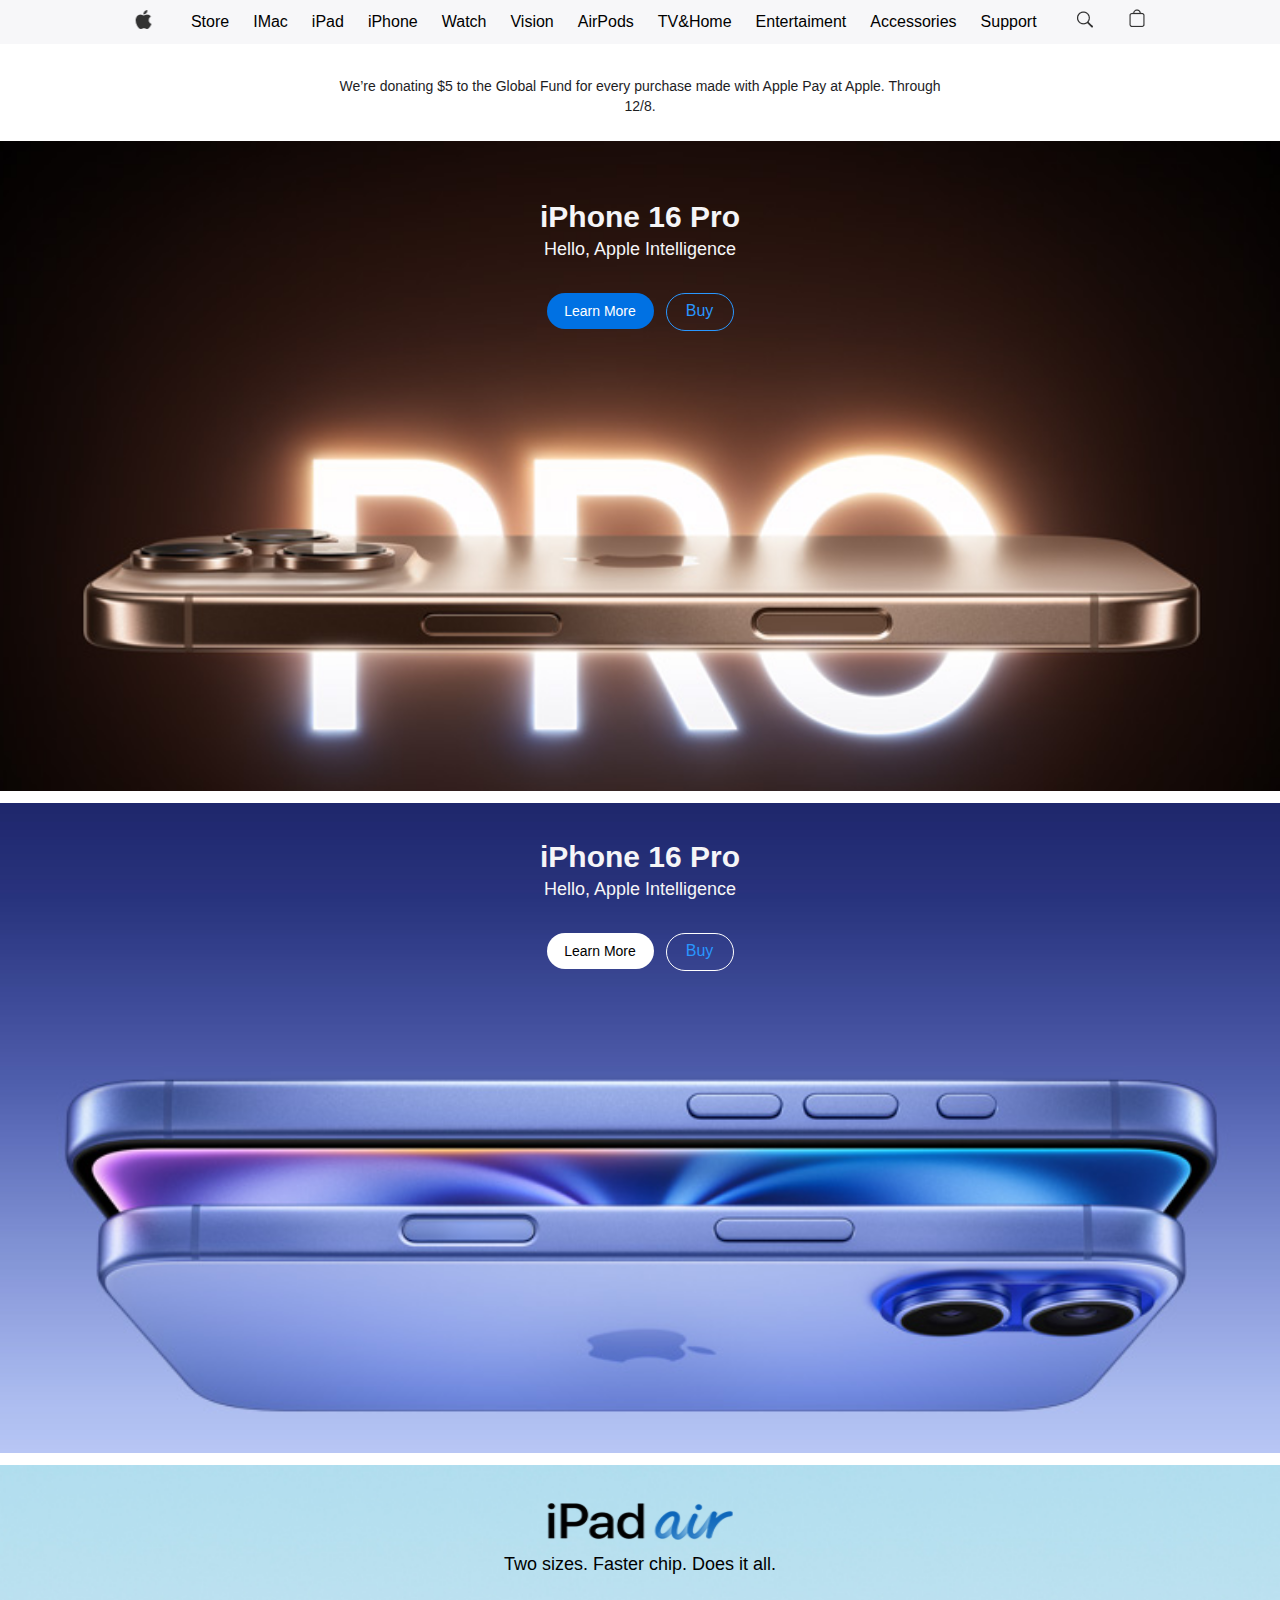
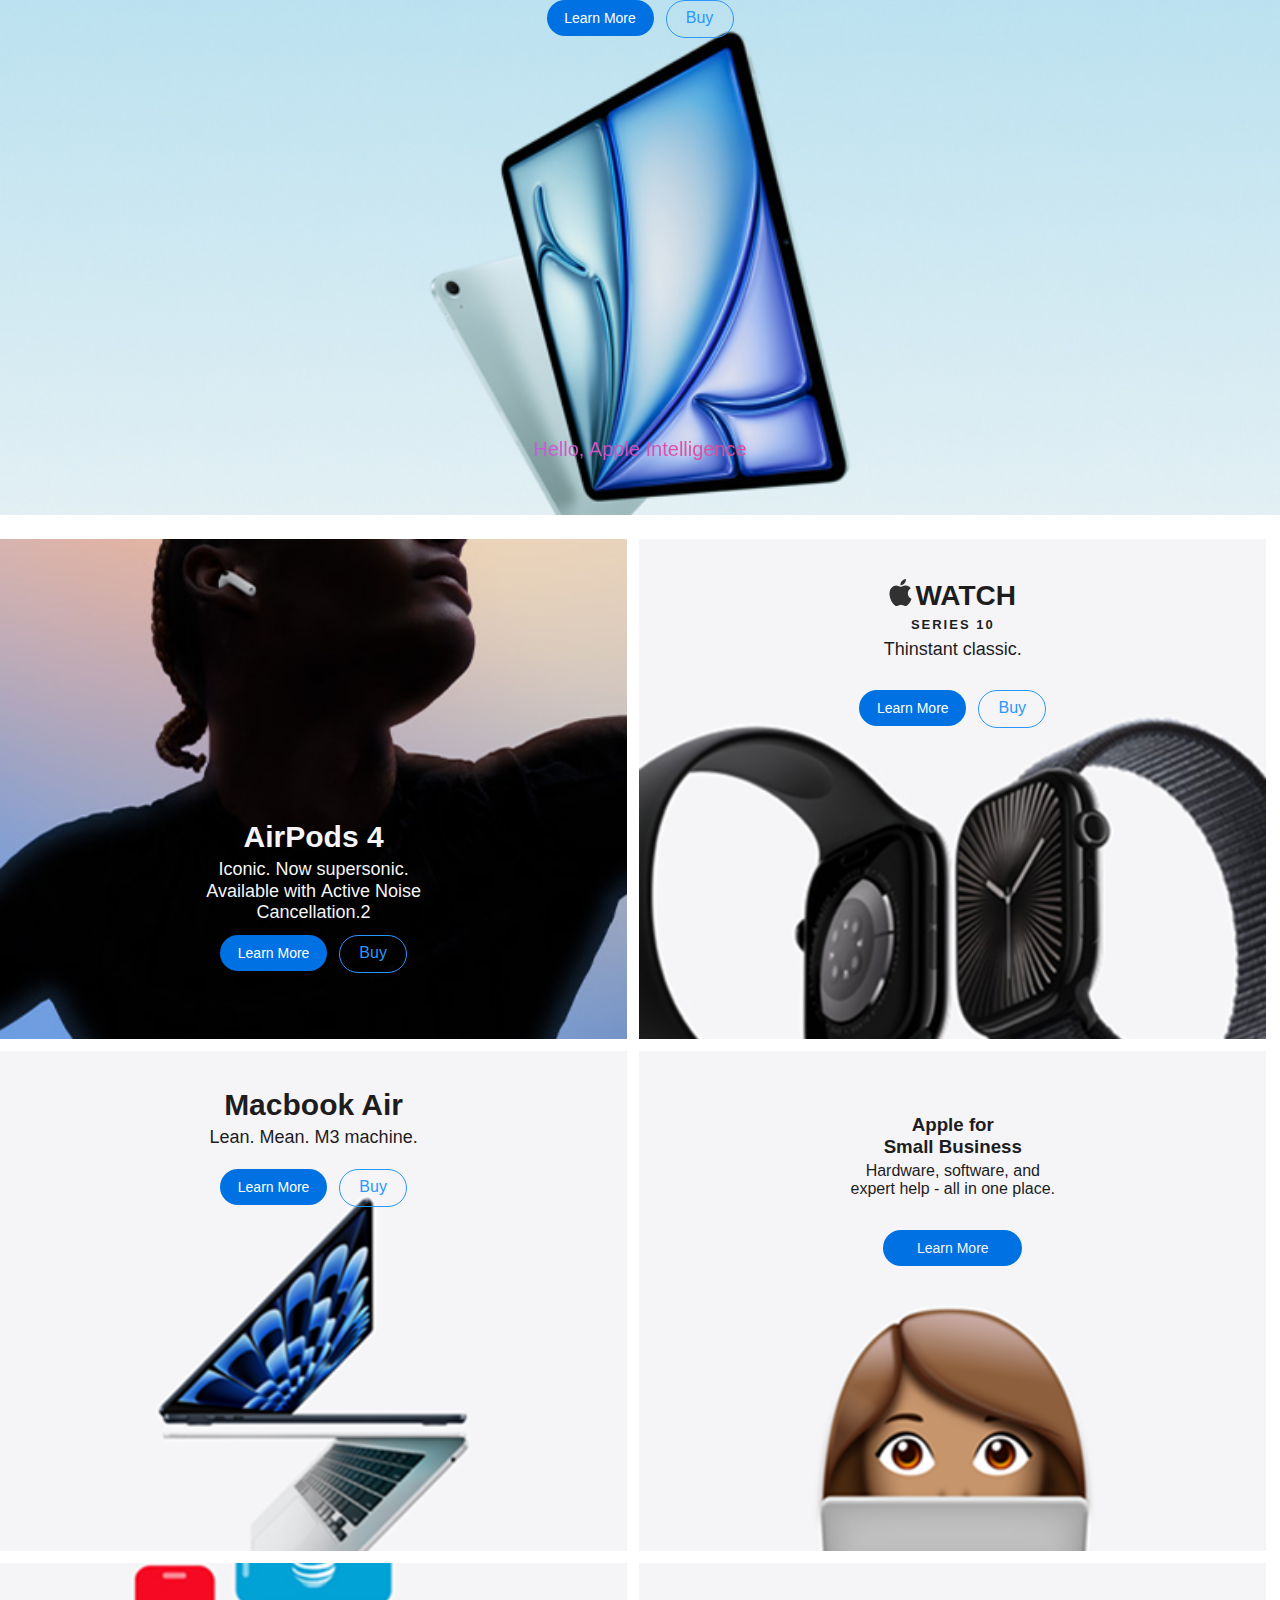
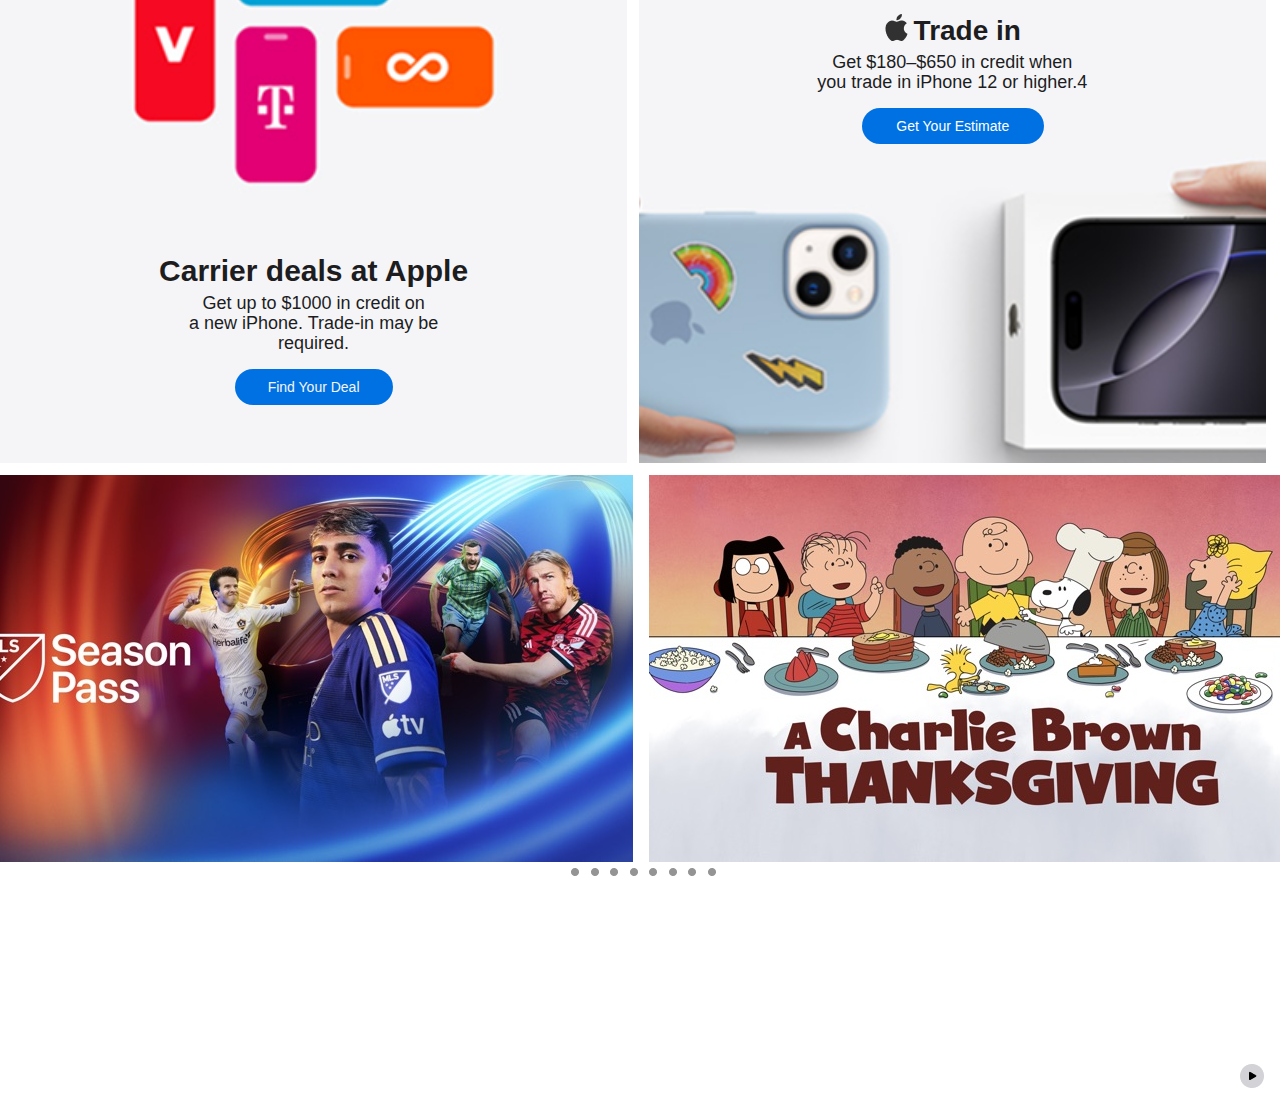
<file: index.html>
<!DOCTYPE html>
<html lang="en">
  <head>
    <link rel="stylesheet" href="./apple.css" />
    <meta charset="UTF-8" />
    <meta name="viewport" content="width=device-width, initial-scale=1.0" />
    <title>Apple web application</title>
  </head>
  <body>
    <header class="header">
      <div class="header__logo">
        <a href="/">
          <img class="header__items" src="./images/Item → Link - Apple.png" />
        </a>
      </div>
      <nav class="header__navigation">
        <img
          class="header__items"
          src="./images/Item → Button - Search apple.com.png"
        />
        <img class="header__items" src="./images/Button - Shopping Bag.png" />
        <img class="header__items" src="./images/Button - Menu.png" />
      </nav>
    </header>

    <header class="web__header">
      <div class="header__logo">
        <a href="/">
          <img class="header__items" src="./images/Item → Link - Apple.png" />
        </a>
      </div>
      <span class="web__header__text">Store</span>
      <span class="web__header__text">IMac</span>
      <span class="web__header__text">iPad</span>
      <span class="web__header__text">iPhone</span>
      <span class="web__header__text">Watch</span>
      <span class="web__header__text">Vision</span>
      <span class="web__header__text">AirPods</span>
      <span class="web__header__text">TV&Home</span>
      <span class="web__header__text">Entertaiment</span>
      <span class="web__header__text">Accessories</span>
      <span class="web__header__text">Support</span>
      <nav class="header__navigation">
        <img
          class="header__items"
          src="./images/Item → Button - Search apple.com.png"
        />
        <img class="header__items" src="./images/Button - Shopping Bag.png" />
      </nav>
    </header>

    <section class="hero background">
      <div class="hero__frame">
        <span
          >We’re donating $5 to the Global Fund for every purchase made with
          Apple Pay at Apple. Through <br />
          12/8.
        </span>
      </div>
    </section>
    <section class="iphone16pro background">
      <div class="iphone-card">
        <div class="iphone-card__top">
          <h2 class="top__text-1">iPhone 16 Pro</h2>
          <p class="top__text-2">Hello, Apple Intelligence</p>
        </div>
        <div class="iphone-card__bottom">
          <div class="iphone-card__bottom--bigbutton">
            <span class="button__text">Learn More</span>
          </div>
          <div class="iphone-card__bottom--smallbutton">
            <span class="button__text__blue">Buy</span>
          </div>
        </div>
      </div>
    </section>
    <section class="iphone16 background">
      <div class="iphone16-card">
        <div class="iphone-card__top">
          <h2 class="top__text-1">iPhone 16 Pro</h2>
          <p class="top__text-2">Hello, Apple Intelligence</p>
        </div>
        <div class="iphone16-card__bottom">
          <div class="iphone16-card__bottom--bigbutton">
            <span class="button__text">Learn More</span>
          </div>
          <div class="iphone16-card__bottom--smallbutton">
            <span class="button__text__blue">Buy</span>
          </div>
        </div>
      </div>
    </section>
    <section class="ipad background">
      <div class="ipad-card">
        <div class="ipad-card__top">
          <!-- <img class="ipad-card__top__image" /> -->
          <img
            src="./images/Heading 2.png"
            alt=""
            height="39px"
            width="430px"
          />
          <span class="ipad-card__top__text"
            >Two sizes. Faster chip. Does it all.</span
          >
        </div>
        <div class="ipad-card__bottom">
          <div class="iphone-card__bottom--bigbutton">
            <span class="button__text">Learn More</span>
          </div>
          <div class="iphone-card__bottom--smallbutton">
            <span class="button__text__blue">Buy</span>
          </div>
        </div>
      </div>
      <div class="ipad-card__bottom-text">
        <h4 class="ipad__colortext">Hello, Apple Intelligence</h4>
      </div>
    </section>

    <div class="tablet-mode background">
      <section class="airpods4 tablet background">
        <div class="airpods4__card">
          <div class="iphone-card__top">
            <h2 class="top__text-1">AirPods 4</h2>
            <p class="top__text-2">
              Iconic. Now supersonic.<br />
              Available with Active Noise <br />Cancellation.2
            </p>
          </div>
          <div class="iphone-card__bottom">
            <div class="iphone-card__bottom--bigbutton">
              <span class="button__text">Learn More</span>
            </div>
            <div class="iphone-card__bottom--smallbutton">
              <span class="button__text__blue">Buy</span>
            </div>
          </div>
        </div>
      </section>

      <section class="iwatch tablet background">
        <div class="iwatch__card">
          <div class="iwatch__card__top">
            <div class="iwatch__card__top__watchandseries">
              <div class="iwatch__card__top__watchandseries__watch">
                <div class="apple-vector">
                  <img src="./images/Vector.png" />
                </div>
                <h3 class="iwatch__bigtext">WATCH</h3>
              </div>
              <h4 class="iwatch__mediumtext">SERIES 10</h4>
            </div>
            <p class="iwatch__smalltext">Thinstant classic.</p>
          </div>

          <div class="iphone-card__bottom">
            <div class="iphone-card__bottom--bigbutton">
              <span class="button__text">Learn More</span>
            </div>
            <div class="iphone-card__bottom--smallbutton">
              <span class="button__text__blue">Buy</span>
            </div>
          </div>
        </div>
      </section>

      <section class="macbook-air tablet background">
        <div class="macbook-air__card">
          <div class="macbook-air__card__top">
            <h2 class="top__text-1">Macbook Air</h2>
            <p class="top__text-2">Lean. Mean. M3 machine.</p>
          </div>
          <div class="macbook-air__card__bottom">
            <div class="iphone-card__bottom--bigbutton">
              <span class="button__text">Learn More</span>
            </div>
            <div class="iphone-card__bottom--smallbutton">
              <span class="button__text__blue">Buy</span>
            </div>
          </div>
        </div>
      </section>

      <section class="small-business tablet background">
        <div class="small-business__card">
          <div class="small-business__card__top">
            <h3 class="small-business--bigtext">
              Apple for <br />
              Small Business
            </h3>
            <p class="small-business-smalltext">
              Hardware, software, and <br />
              expert help - all in one place.
            </p>
          </div>
          <div class="small-business__card__bottom">
            <div class="small-business__card__bottom--button">
              <span class="small-business__button__text">Learn More</span>
            </div>
          </div>
        </div>
      </section>

      <section class="carrier tablet background">
        <div class="carrier__card">
          <div class="carrier__card__top">
            <h3 class="carrier__bigtext">Carrier deals at Apple</h3>
            <p class="carrier__smalltext">
              Get up to $1000 in credit on <br />
              a new iPhone. Trade-in may be <br />
              required.
            </p>
          </div>
          <div class="carrier__card__bottom">
            <div class="carrier__card__bottom--button">
              <span class="carrier__button__text">Find Your Deal</span>
            </div>
          </div>
        </div>
      </section>

      <section class="trade-in tablet background">
        <div class="trade-in__card">
          <div class="trade-in__card__top">
            <div class="trade-in__card__top__1">
              <div class="apple-vector">
                <img src="./images/Vector.png" />
              </div>
              <h3 class="trade-in__bigtext">Trade in</h3>
            </div>
            <p class="trade-in__smalltext">
              Get $180–$650 in credit when <br />
              you trade in iPhone 12 or higher.4
            </p>
          </div>
          <div class="trade-in__card__bottom">
            <div class="trade-in__card__bottom--button">
              <span class="button__text">Get Your Estimate</span>
            </div>
          </div>
        </div>
      </section>
    </div>
    <section class="animation background">
      <div class="movie__container">
        <img src="./images/Link (1).png" alt="" />
        <img src="./images/Link (2).png" alt="" />
        <img src="./images/Link (3).png" alt="" />
        <img src="./images/Link (4).png" alt="" />
        <img src="./images/Link (5).png" alt="" />
        <img src="./images/Link (6).png" alt="" />
        <img src="./images/Link (7).png" alt="" />
        <img src="./images/Link (8).png" alt="" />
      </div>

      <div class="movie__container__tablet">
        <img src="./images/tablet__animation__1.jpeg" alt="" />
        <img src="./images/tablet__animation__2.png" alt=" " />
        <img src="./images/tablet__animation__3.jpeg" alt="" />
        <img src="./images/tablet__animation__4.jpeg" alt="" />
        <img src="./images/tablet__animation__5.jpeg" alt="" />
        <img src="./images/tablet__animation__6.jpeg" alt="" />
        <img src="./images/tablet__animation__7.jpeg" alt="" />
        <img src="./images/tablet__animation__8.jpeg" alt="" />
      </div>

      <div class="dot-scroll__container">
        <img class="dot-scroll" src="./images/Tab - item 2 - silo.png" alt="" />
        <img class="dot-scroll" src="./images/Tab - item 2 - silo.png" alt="" />
        <img class="dot-scroll" src="./images/Tab - item 2 - silo.png" alt="" />
        <img class="dot-scroll" src="./images/Tab - item 2 - silo.png" alt="" />
        <img class="dot-scroll" src="./images/Tab - item 2 - silo.png" alt="" />
        <img class="dot-scroll" src="./images/Tab - item 2 - silo.png" alt="" />
        <img class="dot-scroll" src="./images/Tab - item 2 - silo.png" alt="" />
        <img class="dot-scroll" src="./images/Tab - item 2 - silo.png" alt="" />
      </div>
    </section>

    <section class="footer">
      <div class="slider-container">
        <div class="slider">
          <div class="slider-item">
            <img
              class="slider-item__image"
              src="./images/slider-item1.png"
              alt=""
            />
            <h5 class="slider-item__text">La Official</h5>
          </div>
          <div class="slider-item">
            <img
              class="slider-item__image"
              src="./images/slider-item2.png"
              alt=""
            />
            <h5 class="slider-item__text">Travel-Friendly Workouts</h5>
          </div>
          <div class="slider-item">
            <img
              class="slider-item__image"
              src="./images/slider-item1.png"
              alt=""
            />
            <h5 class="slider-item__text">La Official</h5>
          </div>
          <div class="slider-item">
            <img
              class="slider-item__image"
              src="./images/slider-item2.png"
              alt=""
            />
            <h5 class="slider-item__text">Travel-Friendly Workouts</h5>
          </div>
          <div class="slider-item">
            <img
              class="slider-item__image"
              src="./images/slider-item1.png"
              alt=""
            />
            <h5 class="slider-item__text">La Official</h5>
          </div>
          <div class="slider-item">
            <img
              class="slider-item__image"
              src="./images/slider-item2.png"
              alt=""
            />
            <h5 class="slider-item__text">Travel-Friendly Workouts</h5>
          </div>
          <div class="slider-item">
            <img
              class="slider-item__image"
              src="./images/slider-item1.png"
              alt=""
            />
            <h5 class="slider-item__text">La Official</h5>
          </div>
          <div class="slider-item">
            <img
              class="slider-item__image"
              src="./images/slider-item2.png"
              alt=""
            />
            <h5 class="slider-item__text">Travel-Friendly Workouts</h5>
          </div>
        </div>
      </div>
      <div class="footer__bottom">
        <div class="footer__button">
          <img src="./images/footer button.png" alt="" />
        </div>
      </div>
    </section>
  </body>
</html>
</file>
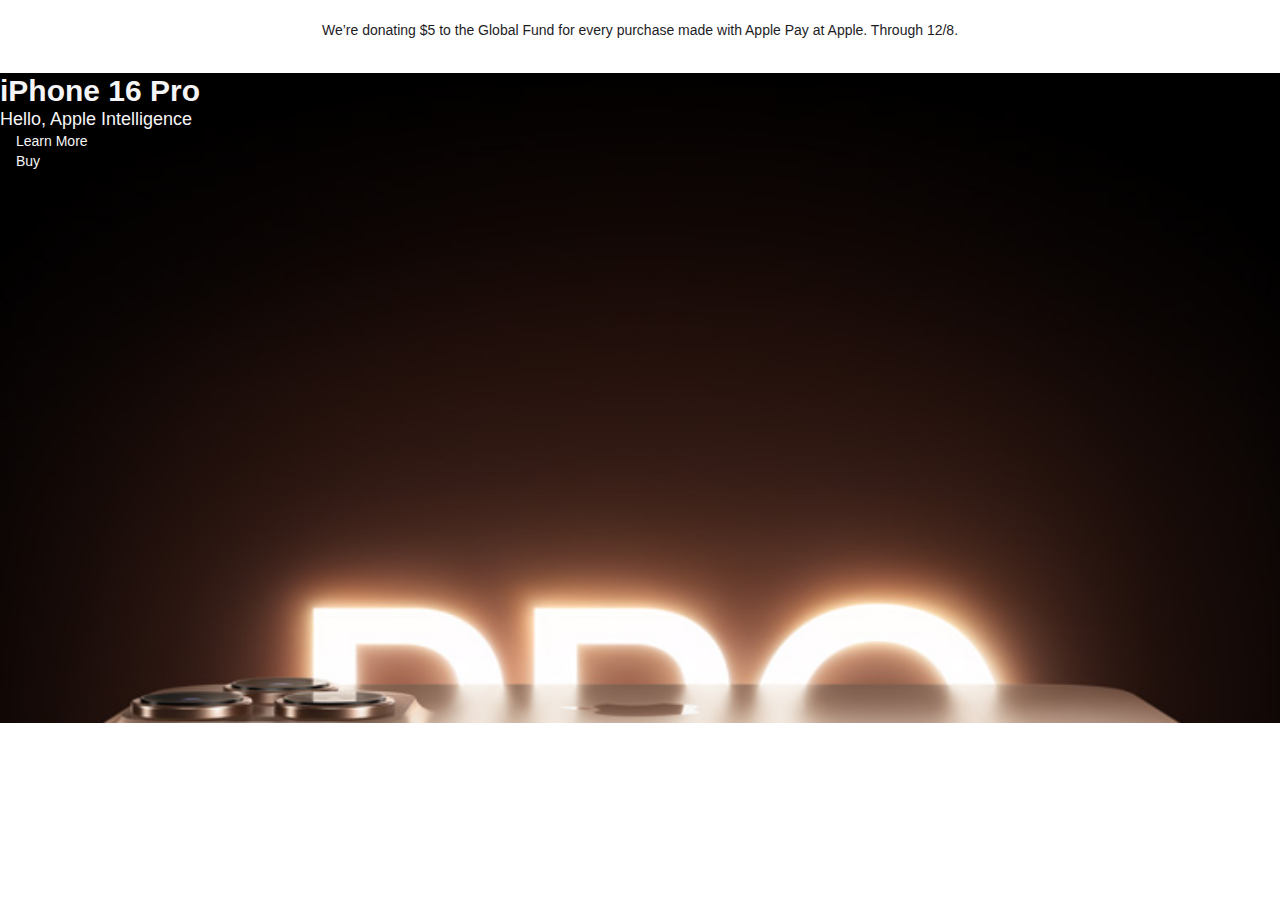
<file: apple.html>
<!DOCTYPE html>
<html lang="en">
  <head>
    <link rel="stylesheet" href="./apple.css" />
    <meta charset="UTF-8" />
    <meta name="viewport" content="width=device-width, initial-scale=1.0" />
    <title>Apple web application</title>
  </head>
  <body>
    <header class="header">
      <nav class="header__navigation1">
        <img class="header__items" src="./images/Item → Link - Apple.png" />
      </nav>
      <nav class="header__navigation2">
        <img
          class="header__items"
          src="./images/Item → Button - Search apple.com.png"
        />
        <img class="header__items" src="./images/Button - Shopping Bag.png" />
        <img class="header__items" src="./images/Button - Menu.png" />
      </nav>
    </header>
    <div class="layout">
      <section class="hero">
        <div class="hero__frame">
          <ustgah file></ustgah>
          <span
            >We’re donating $5 to the Global Fund for every purchase made with
            Apple Pay at Apple. Through 12/8.
          </span>
        </div>
      </section>
      <div class="iphone16pro">
        <div class="iphone16pro-card">
          <div class="iphone16pro-card__top">
            <h2 class="top__text-1">iPhone 16 Pro</h2>
            <p class="top__text-2">Hello, Apple Intelligence</p>
          </div>
          <div class="iphone16pro-card__bottom">
            <div class="iphone16pro-card__bottom--bigbutton">
              <span class="button__text">Learn More</span>
            </div>
            <div class="iphone16pro-card__bottom--smallbutton">
              <span class="button__text">Buy</span>
            </div>
          </div>
        </div>
      </div>
    </div>
  </body>
</html>
</file>
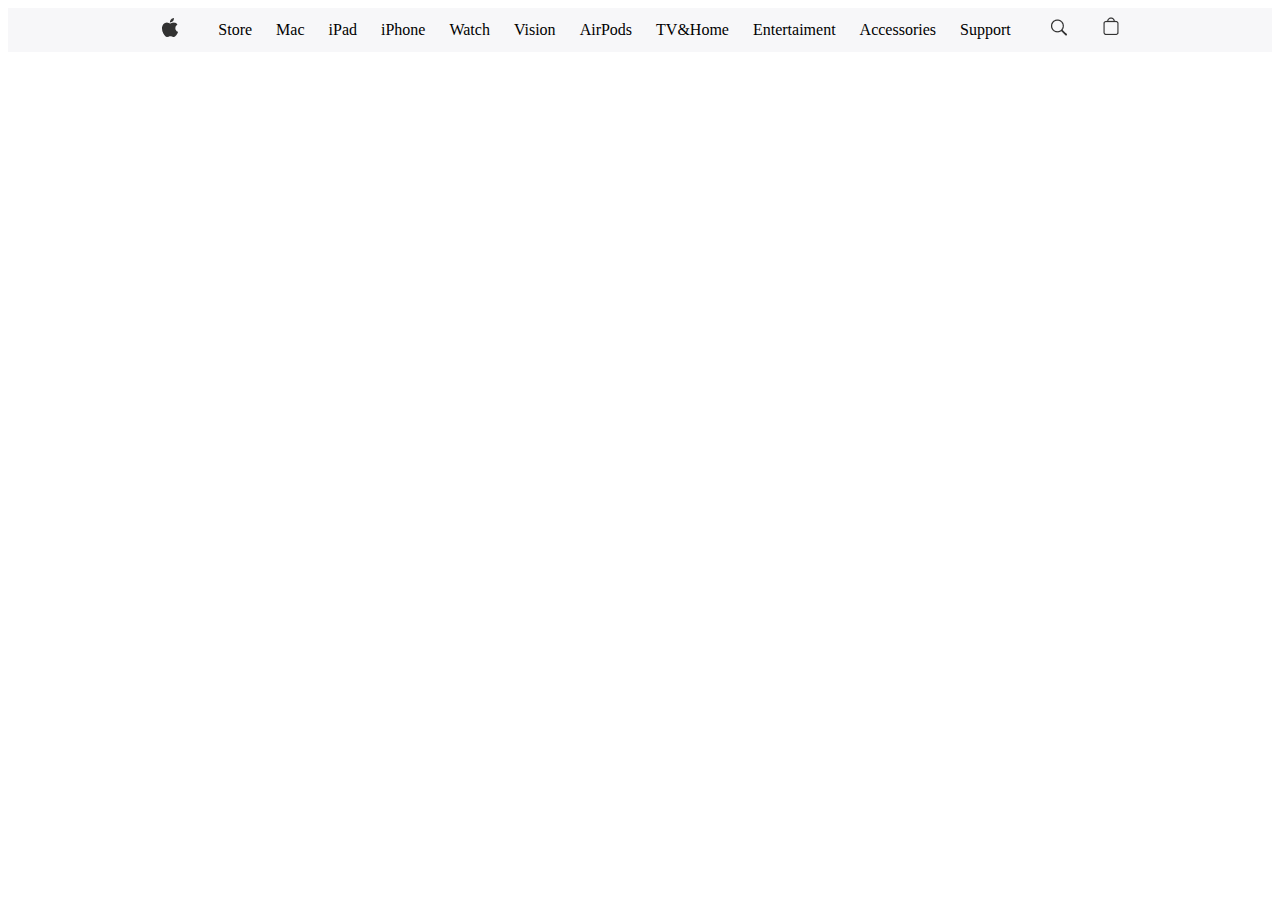
<file: store.html>
<!DOCTYPE html>
<html lang="en">
  <head>
    <link rel="stylesheet" href="./store.css" />
    <meta charset="UTF-8" />
    <meta name="viewport" content="width=device-width, initial-scale=1.0" />
    <title>Apple Store</title>
  </head>
  <body>
    <header class="web__header">
      <div class="header__logo">
        <a href="/">
          <img class="header__items" src="./images/Item → Link - Apple.png" />
        </a>
      </div>
      <span class="web__header__text">Store</span>
      <span class="web__header__text">Mac</span>
      <span class="web__header__text">iPad</span>
      <span class="web__header__text">iPhone</span>
      <span class="web__header__text">Watch</span>
      <span class="web__header__text">Vision</span>
      <span class="web__header__text">AirPods</span>
      <span class="web__header__text">TV&Home</span>
      <span class="web__header__text">Entertaiment</span>
      <span class="web__header__text">Accessories</span>
      <span class="web__header__text">Support</span>
      <nav class="header__navigation">
        <img
          class="header__items"
          src="./images/Item → Button - Search apple.com.png"
        />
        <img class="header__items" src="./images/Button - Shopping Bag.png" />
      </nav>
    </header>
  </body>
</html>
</file>
<file: apple.css>
* {
  margin: 0;
  padding: 0;
  font-family: Arial, Helvetica, sans-serif;
}

.body {
  width: 100%;
}

.header {
  height: 48px;
  display: flex;
  align-items: center;
  justify-content: space-between;
  background-color: rgba(245, 245, 247, 0.8);
}

.background {
  background-position: center;
  margin-top: 12px;
}

.header__items {
  width: 48px;
  height: 48px;
}

.hero {
  width: 100%;
  height: 73px;
  position: relative;
  top: 20px;
  text-align: center;
  display: flex;
  justify-content: center;
}

.hero__frame {
  position: relative;
  text-align: center;
  display: flex;
  justify-content: center;
  font-size: 14px;
  color: #1d1d1f;
  line-height: 20px;
  font-family: Arial, Helvetica, sans-serif;
}
.iphone16pro {
  height: 500px;
  background-image: url(./images/Figure.png);
  background-repeat: no-repeat;
  background-size: cover;
  align-items: center;
  color: #f5f5f7;
}
.iphone-card {
  position: relative;
  width: 100%;
  top: 350px;
  gap: 20px;
  flex-direction: column;
  display: flex;
  justify-content: center;
}
.iphone-card__top {
  width: 100%;
  height: 62px;
  gap: 4px;
  display: flex;
  justify-content: center;
  text-align: center;
  flex-direction: column;
}

.top__text-1 {
  font-weight: 700;
  font-size: 30px;
  line-height: 36px;
  letter-spacing: 0px;
}
.top__text-2 {
  font-weight: 400;
  font-size: 18px;
  line-height: 21.6px;
  letter-spacing: 0px;
}

.iphone-card__bottom {
  height: 36px;
  display: flex;
  gap: 12px;
  text-align: center;
  justify-content: center;
  margin-top: 12px;
}
.iphone-card__bottom--bigbutton {
  height: 36px;
  gap: 10px;
  background-color: #0071e3;
  color: #ffffff;
  border-radius: 999px;
  display: flex;
  justify-content: center;
}
.button__text {
  padding: 8px 16px 8px 16px;
  width: 75px;
  height: 20px;
  font-weight: 400px;
  font-size: 14px;
  line-height: 20px;
}

.iphone-card__bottom--smallbutton {
  width: 66px;
  height: 36px;
  border-radius: 999px;
  border: 1px solid;
  border-color: rgba(41, 151, 255, 1);
  display: flex;
  justify-content: center;
}
.button__text__blue {
  padding: 8px 20px 8px 20px;
  text-align: center;
  color: rgba(41, 151, 255, 1);
}

.iphone16 {
  height: 500px;
  background-image: url(./images/Figure2.png);
  background-repeat: no-repeat;
  background-size: cover;
  align-items: center;
  color: #f5f5f7;
}

.iphone16-card {
  position: relative;
  width: 100%;
  top: 36px;
  gap: 20px;
  flex-direction: column;
  display: flex;
  justify-content: center;
}

.iphone16-card__bottom {
  height: 36px;
  display: flex;
  gap: 12px;
  text-align: center;
  justify-content: center;
  margin-top: 12px;
}
.iphone16-card__bottom--bigbutton {
  height: 36px;
  gap: 10px;
  background-color: rgba(255, 255, 255, 1);
  color: rgba(0, 0, 0, 1);
  border-radius: 999px;
  display: flex;
  justify-content: center;
}

.iphone16-card__bottom--smallbutton {
  width: 66px;
  height: 36px;
  border-radius: 999px;
  border: 1px solid;
  border-color: rgba(255, 255, 255, 1);
  display: flex;
  justify-content: center;
}
.button__text__white {
  padding: 8px 20px 8px 20px;
  text-align: center;
  color: rgba(255, 255, 255, 1);
}

.ipad {
  height: 500px;
  background-image: url(./images/Figureipad.png);
  background-size: cover;
  background-repeat: no-repeat;
  align-items: center;
}

.ipad-card {
  position: relative;
  width: 100%;
  top: 36px;
  gap: 20px;
  flex-direction: column;
  display: flex;
  justify-content: center;
}
.ipad-card__top {
  width: 100%;
  height: 79x;
  gap: 8px;
  display: flex;
  align-items: center;
  text-align: center;
  flex-direction: column;
}

.ipad-card__top__text {
  font-size: 18px;
  line-height: 32px;
}
.ipad-card__bottom {
  width: 100%;
  height: 36px;
  display: flex;
  gap: 12px;
  text-align: center;
  justify-content: center;
}

.ipad-card__bottom-text {
  justify-content: center;
  align-items: center;
  margin-top: 320.14px;
}
.ipad__colortext {
  text-align: center;
  font-weight: 500;
  letter-spacing: normal;
  font-size: 14px;
  background: linear-gradient(to right, #0090f7, #ba62fc, #f2416b, #f55600);
  -webkit-text-fill-color: transparent;
  -webkit-background-clip: text;
}

.airpods4 {
  height: 500px;
  background-image: url(./images/airpods4.png);
  background-repeat: no-repeat;
  background-size: cover;
  align-items: center;
  color: #f5f5f7;
}
.airpods4__card {
  width: 100%;
  height: 135px;
  gap: 20px;
  flex-direction: column;
  display: flex;
  justify-content: center;
  position: relative;
  top: 299px;
}

.iwatch {
  background-image: url(./images/watch.png);
  height: 500px;
  background-repeat: no-repeat;
  background-size: cover;
  align-items: center;
  color: #1d1d1f;
}
.iwatch__card {
  width: 100%;
  height: 135px;
  gap: 16px;
  flex-direction: column;
  display: flex;
  justify-content: center;
  position: relative;
  top: 46px;
}
.iwatch__card__top {
  width: 100%;
  height: 83px;
  gap: 4px;
  display: flex;
  justify-content: center;
  text-align: center;
  flex-direction: column;
}
.iwatch__card__top__watchandseries {
  height: 54px;
  display: flex;
  justify-content: center;
  text-align: center;
  gap: 4px;
  flex-direction: column;
}

.iwatch__card__top__watchandseries__watch {
  height: 34px;
  display: flex;
  gap: 4px;
  justify-content: center;
  text-align: center;
}
.apple-vector {
  width: 22px;
  height: 27px;
}
.iwatch__bigtext {
  font-size: 28px;
  line-height: 33.89px;
  text-align: center;
}

.iwatch__mediumtext {
  height: 16px;
  font-weight: 700;
  font-size: 13px;
  line-height: 15.73px;
  letter-spacing: 2px;
  text-align: center;
}

.iwatch__smalltext {
  font-size: 18px;
  font-weight: 400px;
  line-height: 25px;
  letter-spacing: normal;
  text-align: center;
}

.macbook-air {
  height: 500px;
  background-image: url(./images/macbookfigure.png);
  background-repeat: no-repeat;
  background-size: cover;
  align-items: center;
  color: #1d1d1f;
}
.macbook-air__card {
  position: relative;
  width: 100%;
  top: 36px;
  gap: 20px;
  flex-direction: column;
  display: flex;
  justify-content: center;
}

.macbook-air__card__top {
  width: 100%;
  height: 62px;
  gap: 4px;
  display: flex;
  justify-content: center;
  text-align: center;
  flex-direction: column;
}
.macbook-air__card__bottom {
  width: 100%;
  height: 36px;
  display: flex;
  gap: 12px;
  text-align: center;
  justify-content: center;
}

.small-business__card {
  width: 100%;
  height: 168px;
  gap: 16px;
  display: flex;
  flex-direction: column;
  justify-content: center;
  position: relative;
  top: 47px;
}
.small-business__card__top {
  width: 100%;
  height: 116px;
  gap: 4px;
  display: flex;
  justify-content: center;
  text-align: center;
  flex-direction: column;
}
.small-business__bigtext {
  font-weight: 700;
  font-size: 30px;
  line-height: 36px;
  text-align: center;
  font-family: Arial, Helvetica, sans-serif;
}
.small-business__smalltext {
  font-size: 18px;
  font-weight: 400;
  line-height: 20px;
  color: rgba(29, 29, 31, 1);
  text-align: center;
}
.small-business__card__bottom {
  height: 36px;
  display: flex;
  text-align: center;
  justify-content: center;
}
.small-business__card__bottom--button {
  gap: 10px;
  background-color: #0071e3;
  border-radius: 999px;
  padding: 8px 16px 8px 16px;
  width: 107px;
}
.small-business__button__text {
  color: rgba(245, 245, 247, 1);
  width: 75px;
  height: 20px;
  font-size: 14px;
  line-height: 20px;
  text-align: center;
}
.carrier {
  height: 500px;
  background-image: url(./images/carrier\ figure.png);
  background-repeat: no-repeat;
  background-size: cover;
  align-items: center;
  color: #1d1d1f;
}
.small-business {
  height: 500px;
  background-image: url(./images/smallbusiness.png);
  background-repeat: no-repeat;
  background-size: cover;
  align-items: center;
  color: #1d1d1f;
}
.carrier__card {
  width: 100%;
  height: 130px;
  gap: 16px;
  display: flex;
  flex-direction: column;
  justify-content: center;
  position: relative;
  top: 301px;
}
.carrier__card__top {
  width: 100%;
  height: 100px;
  gap: 4px;
  display: flex;
  flex-direction: column;
  justify-content: center;
  text-align: center;
}
.carrier__bigtext {
  font-family: Arial, Helvetica, sans-serif;
  font-weight: 700;
  font-size: 30px;
  line-height: 36px;
  text-align: center;
}
.carrier__smalltext {
  font-size: 18px;
  font-weight: 400;
  line-height: 20px;
  color: rgba(29, 29, 31, 1);
  margin-left: 38px;
  margin-right: 38px;
}
.carrier__card__bottom {
  height: 36px;
  display: flex;
  text-align: center;
  justify-content: center;
}

.carrier__card__bottom--button {
  gap: 10px;
  background-color: #0071e3;
  border-radius: 999px;
  padding: 8px 16px 8px 16px;
  width: 126px;
}
.carrier__button__text {
  color: rgba(245, 245, 247, 1);
  width: 94px;
  height: 20px;
  font-size: 14px;
  line-height: 20px;
  text-align: center;
}
.trade-in {
  height: 500px;
  background-image: url(./images/trade-in.png);
  background-repeat: no-repeat;
  background-size: cover;
  align-items: center;
  color: #1d1d1f;
}
.trade-in__card {
  width: 100%;
  height: 130px;
  gap: 16px;
  flex-direction: column;
  display: flex;
  justify-content: center;
  position: relative;
  top: 51px;
}
.trade-in__card__top {
  width: 100%;
  height: 78px;
  gap: 4px;
  display: flex;
  justify-content: center;
  text-align: center;
  flex-direction: column;
}
.trade-in__card__top__1 {
  height: 34px;
  display: flex;
  justify-content: center;
  gap: 7px;
}
.apple-vector {
  width: 22px;
  height: 27px;
}
.trade-in__bigtext {
  font-size: 28px;
  line-height: 33.89px;
}
.trade-in__smalltext {
  font-size: 18px;
  font-weight: 400;
  line-height: 20px;
  margin-left: 51px;
  margin-right: 52px;
}

.trade-in__card__bottom {
  height: 36px;
  display: flex;
  text-align: center;
  justify-content: center;
}

.trade-in__card__bottom--button {
  gap: 10px;
  background-color: #0071e3;
  color: rgba(255, 255, 255, 1);
  border-radius: 999px;
  padding: 8px 16px 8px 16px;
  width: 150px;
}
.trade-in__button__text {
  color: rgba(245, 245, 247, 1);
  width: 94px;
  height: 20px;
  font-size: 14px;
  line-height: 20px;
  text-align: center;
}
.animation {
  display: flex;
  flex-direction: column;
  align-items: center;
  overflow: scroll;
}

.movie__container {
  display: flex;
  gap: 16px;
  overflow: scroll;
}

.dot-scroll {
  margin-left: 7px;
}
.movie__container__tablet {
  display: none;
}

.footer {
  height: 216px;
  /* background-color: #0071e3; */
  display: flex;
  flex-direction: column;
}
.slider-container {
  margin-top: 16px;
  height: 160px;
  /* background-color: #ba62fc; */
  display: flex;
  align-items: center;
  overflow: hidden;
  width: 100%;
}
.slider {
  /* background-color: #f2416b; */
  display: flex;
  gap: 6px;
  animation: slide 20s linear infinite;
  transform: translateX(100%);
  scroll-snap-type: x mandatory;
  white-space: nowrap;
}
.slider:hover {
  animation-play-state: paused;
}
.slider-item {
  display: flex;
  height: 134px;
  flex-direction: column;
  cursor: pointer;
  width: 70%;
}
.slider-item__image {
  height: 134px;
  width: 238px;
}
.slider-item__text {
  width: 149px;
  height: 15px;
  font-family: inter;
  font-size: 12px;
  line-height: 12px;
  letter-spacing: normal;
  display: flex;
  flex-direction: column;
}
@keyframes slide {
  from {
    transform: translateX(0);
  }
  to {
    transform: translateX(-100%);
  }
}

.footer__bottom {
  width: 100%;
  display: flex;
  align-items: center;
  justify-content: flex-end;
}
.footer__button {
  margin-right: 16px;
  margin-top: 8px;
}

.web__header {
  display: none;
}
@media only screen and (min-width: 768px) {
  .iphone16pro {
    height: 650px;
    background-image: url(./images/appleprotablet.png);
  }
  .iphone-card {
    top: 58px;
  }
  .iphone16 {
    height: 650px;
    background-image: url(./images/iphone16tablet.png);
  }
  .ipad {
    height: 650px;
    background-image: url(./images/ipadtablet.png);
  }

  .ipad-card__bottom-text {
    margin-top: 438.14px;
  }
  .ipad__colortext {
    font-size: 20px;
  }

  .tablet-mode {
    display: flex;
    flex-wrap: wrap;
    gap: 0 12px;
  }
  .tablet {
    width: 49%;
  }

  .movie__container {
    display: none;
  }

  .movie__container__tablet {
    display: flex;
    gap: 16px;
    overflow: scroll;
  }
  .web__header {
    display: none;
  }
}

@media only screen and (min-width: 1123px) {
  .header {
    display: none;
  }
  .web__header {
    height: 44px;
    display: flex;
    align-items: center;
    justify-content: center;
    background-color: rgba(245, 245, 247, 0.8);
    gap: 24px;
  }
}
</file>
<file: store.css>
.web__header {
  height: 44px;
  display: flex;
  align-items: center;
  justify-content: center;
  background-color: rgba(245, 245, 247, 0.8);
  gap: 24px;
}
</file>
